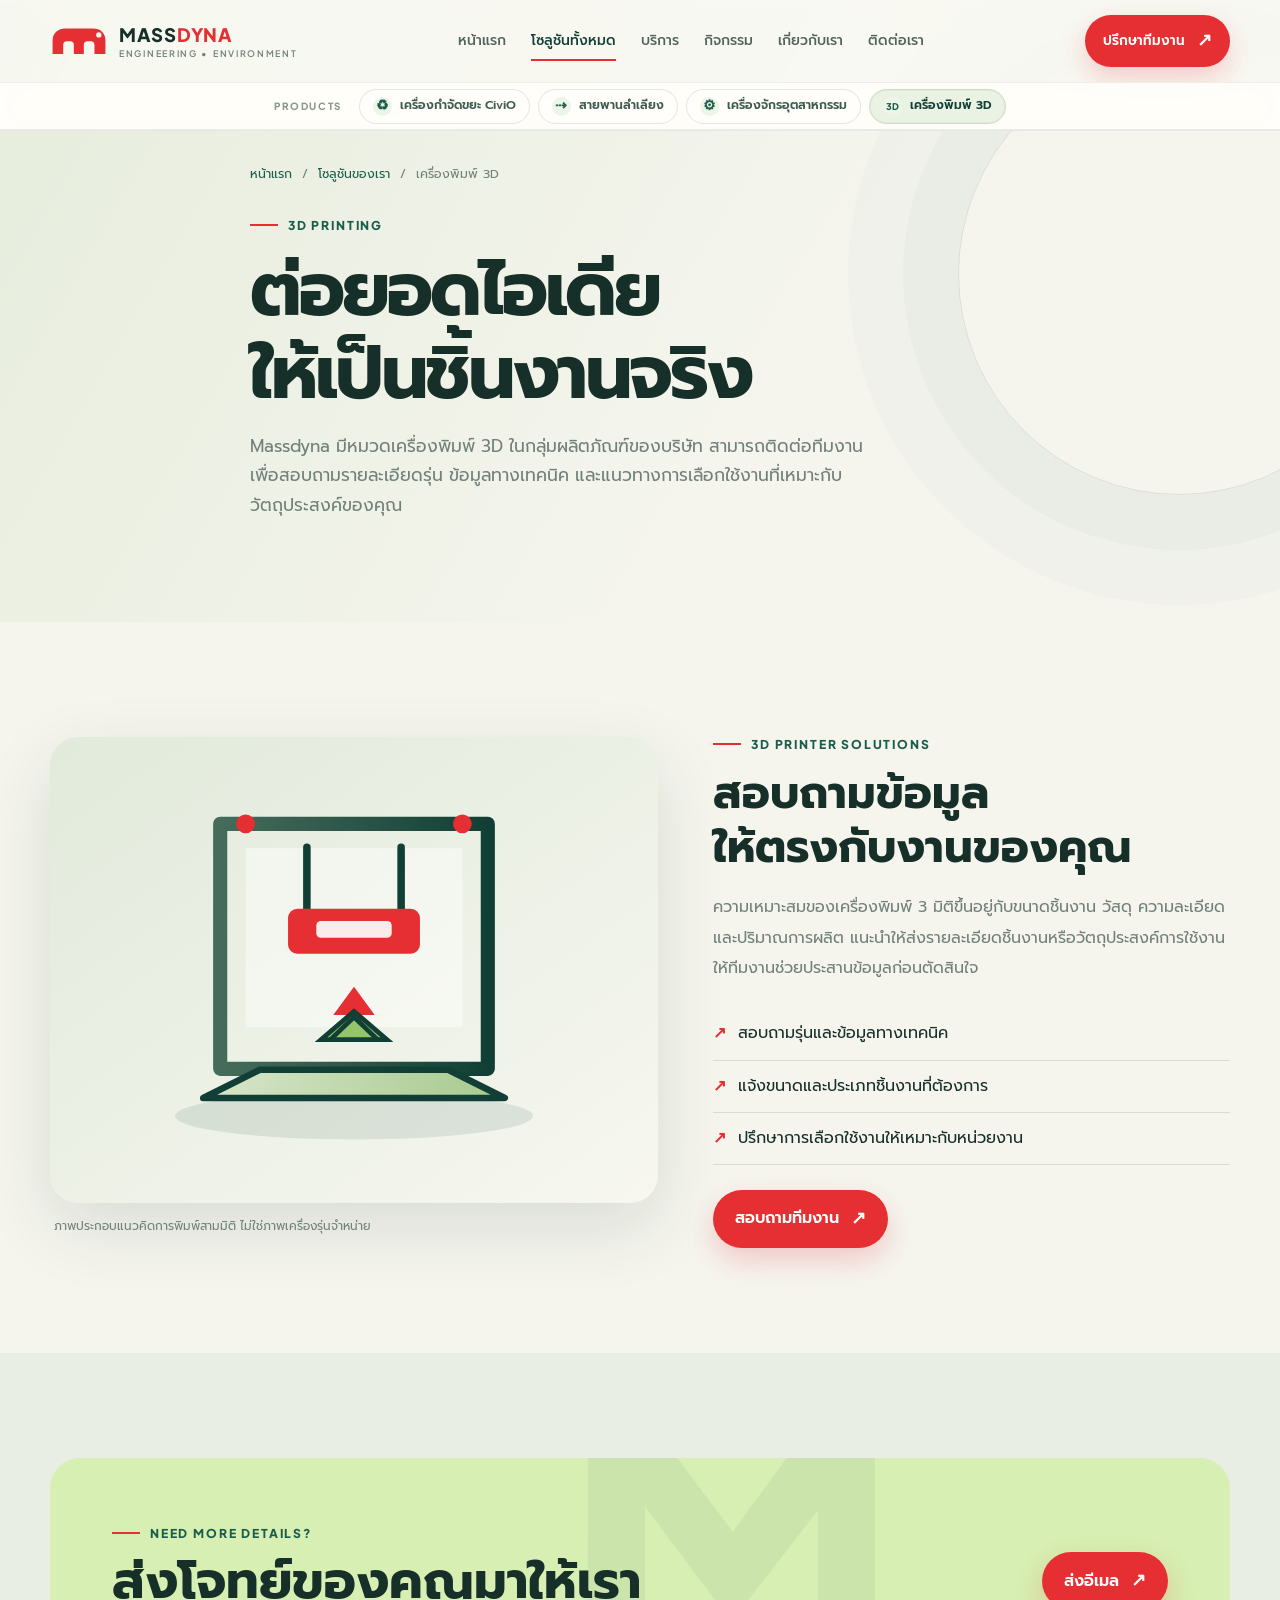
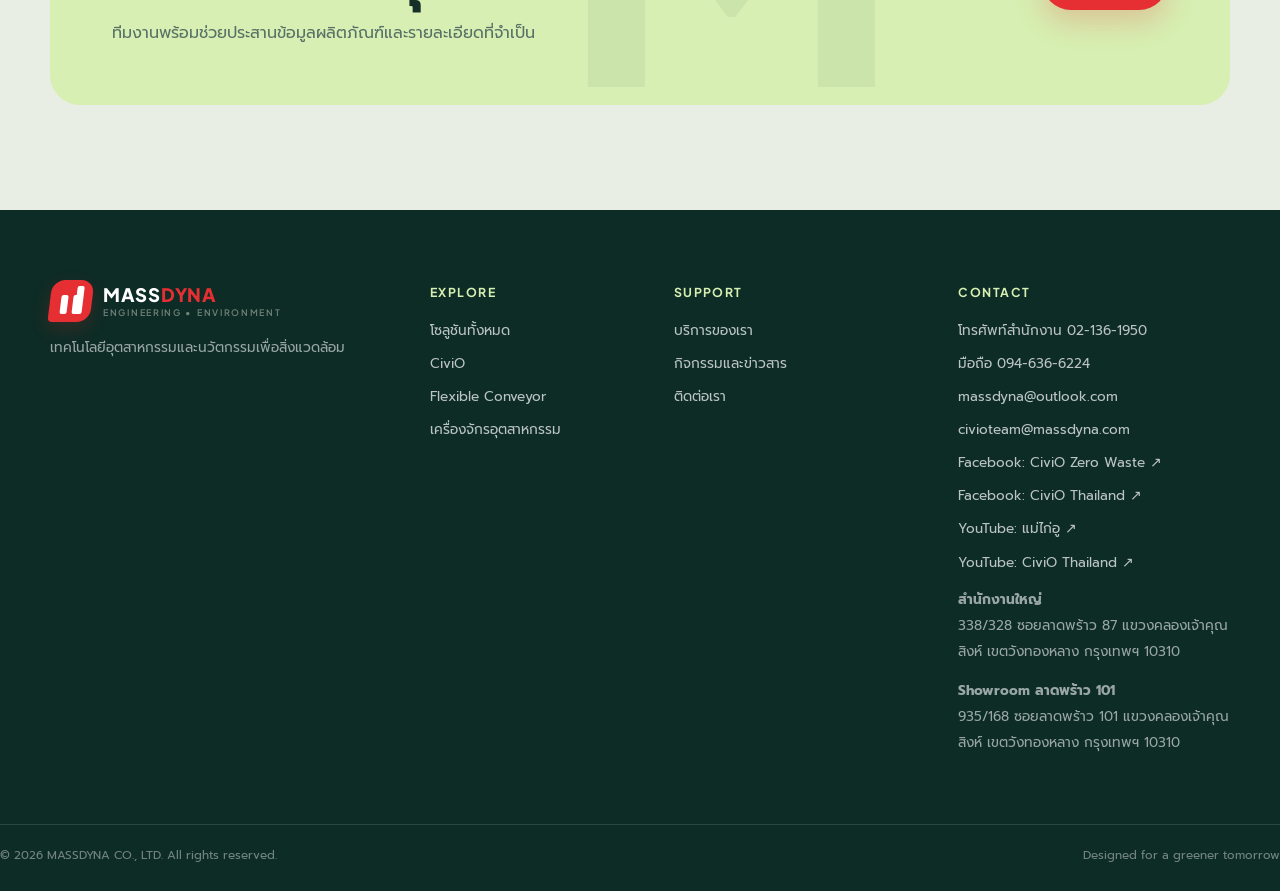
<file: 3d-printer.html>
<!doctype html><html lang="th"><head><meta charset="utf-8"><meta name="viewport" content="width=device-width, initial-scale=1"><meta name="theme-color" content="#123f35"><meta name="description" content="สอบถามข้อมูลเครื่องพิมพ์ 3D จาก Massdyna"><title>เครื่องพิมพ์ 3D | MASSDYNA CO., LTD.</title><link rel="stylesheet" href="assets/css/style.css"><link rel="icon" type="image/svg+xml" href="assets/images/massdyna-mark.svg"></head><body><div class="progress"><span></span></div><header class="site-header">
  <div class="container header-inner">
    <a class="brand" href="index.html" aria-label="Massdyna หน้าแรก">
      <img class="brand-logo" src="assets/images/massdyna-mark.svg" alt="" width="58" height="36">
      <span><span class="brand-name">MASS<span>DYNA</span></span><span class="brand-sub">ENGINEERING • ENVIRONMENT</span></span>
    </a>
    <nav class="main-nav" aria-label="เมนูหลัก">
      <a href="index.html">หน้าแรก</a>
      <a href="solutions.html" class="active">โซลูชันทั้งหมด</a>
      <a href="services.html">บริการ</a>
      <a href="activities.html">กิจกรรม</a>
      <a href="about.html">เกี่ยวกับเรา</a>
      <a href="contact.html">ติดต่อเรา</a>
    </nav>
    <a class="btn btn-primary nav-cta" href="contact.html">ปรึกษาทีมงาน <span class="arrow">↗</span></a>
    <button class="menu-toggle" aria-label="เปิดเมนู" aria-expanded="false">&#9776;</button>
  </div>
  <div class="product-shortcut-bar">
    <div class="container product-shortcut-inner">
      <span class="product-shortcut-label">PRODUCTS</span>
      <nav class="product-shortcuts" aria-label="ทางลัดผลิตภัณฑ์">
        <a href="civio.html"><span class="shortcut-icon" aria-hidden="true">♻</span>เครื่องกำจัดขยะ CiviO</a>
        <a href="conveyor.html"><span class="shortcut-icon" aria-hidden="true">⇢</span>สายพานลำเลียง</a>
        <a href="machinery.html"><span class="shortcut-icon" aria-hidden="true">⚙</span>เครื่องจักรอุตสาหกรรม</a>
        <a href="3d-printer.html" class="active"><span class="shortcut-icon shortcut-3d" aria-hidden="true">3D</span>เครื่องพิมพ์ 3D</a>
      </nav>
    </div>
  </div>
</header><main><section class="page-hero"><div class="container page-title"><div class="breadcrumb"><a href="index.html">หน้าแรก</a><span>/</span><a href="solutions.html">โซลูชันของเรา</a><span>/</span><span>เครื่องพิมพ์ 3D</span></div><span class="eyebrow">3D PRINTING</span><h1>ต่อยอดไอเดีย<br>ให้เป็นชิ้นงานจริง</h1><p>Massdyna มีหมวดเครื่องพิมพ์ 3D ในกลุ่มผลิตภัณฑ์ของบริษัท สามารถติดต่อทีมงานเพื่อสอบถามรายละเอียดรุ่น ข้อมูลทางเทคนิค และแนวทางการเลือกใช้งานที่เหมาะกับวัตถุประสงค์ของคุณ</p></div></section><section class="section"><div class="container detail-layout"><div class="reveal"><div style="min-height:410px;display:grid;place-items:center;background:linear-gradient(145deg,#e1eadb,#f7f7f0);border-radius:28px;padding:35px;box-shadow:var(--shadow)"><svg viewBox="0 0 520 420" role="img" aria-label="ภาพประกอบแนวคิดเครื่องพิมพ์สามมิติ" style="width:100%;max-width:490px"><defs><linearGradient id="frame" x1="0" x2="1"><stop stop-color="#456c5b"/><stop offset="1" stop-color="#123f35"/></linearGradient><linearGradient id="bed" x1="0" x2="1"><stop stop-color="#d8e6cb"/><stop offset="1" stop-color="#a7c98e"/></linearGradient></defs><ellipse cx="260" cy="365" rx="190" ry="25" fill="#123f35" opacity=".1"/><path d="M118 55h284v260H118z" fill="none" stroke="url(#frame)" stroke-width="15" stroke-linejoin="round"/><path d="M145 81h230v190H145z" fill="#fff" opacity=".42"/><path d="M160 316h200l60 30H100z" fill="url(#bed)" stroke="#123f35" stroke-width="7" stroke-linejoin="round"/><path d="M210 80v90m100-90v90" stroke="#123f35" stroke-width="8" stroke-linecap="round"/><rect x="190" y="145" width="140" height="48" rx="10" fill="#e52f32"/><rect x="220" y="158" width="80" height="18" rx="5" fill="#fff" opacity=".9"/><path d="M260 193v35l-22 30h44l-22-30" fill="#e52f32"/><path d="M225 284h70l-35-30z" fill="#94c56b" stroke="#123f35" stroke-width="5"/><path d="M235 284l25-24 25 24" fill="none" stroke="#123f35" stroke-width="5"/><circle cx="145" cy="55" r="10" fill="#e52f32"/><circle cx="375" cy="55" r="10" fill="#e52f32"/></svg></div><p style="margin:12px 4px 0;color:var(--muted);font-size:.75rem">ภาพประกอบแนวคิดการพิมพ์สามมิติ ไม่ใช่ภาพเครื่องรุ่นจำหน่าย</p></div><div class="reveal delay-1"><span class="eyebrow">3D PRINTER SOLUTIONS</span><h2>สอบถามข้อมูล<br>ให้ตรงกับงานของคุณ</h2><p>ความเหมาะสมของเครื่องพิมพ์ 3 มิติขึ้นอยู่กับขนาดชิ้นงาน วัสดุ ความละเอียด และปริมาณการผลิต แนะนำให้ส่งรายละเอียดชิ้นงานหรือวัตถุประสงค์การใช้งานให้ทีมงานช่วยประสานข้อมูลก่อนตัดสินใจ</p><ul class="feature-list"><li>สอบถามรุ่นและข้อมูลทางเทคนิค</li><li>แจ้งขนาดและประเภทชิ้นงานที่ต้องการ</li><li>ปรึกษาการเลือกใช้งานให้เหมาะกับหน่วยงาน</li></ul><a class="btn btn-primary" href="contact.html">สอบถามทีมงาน <span class="arrow">↗</span></a></div></div></section><section class="section" style="background:#e9eee4"><div class="container"><div class="cta-panel reveal"><div><span class="eyebrow">NEED MORE DETAILS?</span><h2>ส่งโจทย์ของคุณมาให้เรา</h2><p>ทีมงานพร้อมช่วยประสานข้อมูลผลิตภัณฑ์และรายละเอียดที่จำเป็น</p></div><a class="btn btn-primary" href="mailto:massdyna@outlook.com?subject=สอบถามเครื่องพิมพ์%203D">ส่งอีเมล <span class="arrow">↗</span></a></div></div></section></main><footer class="site-footer"><div class="container"><div class="footer-grid"><div class="footer-brand"><a class="brand" href="index.html"><span class="brand-mark"></span><span><span class="brand-name">MASS<span>DYNA</span></span><span class="brand-sub">ENGINEERING • ENVIRONMENT</span></span></a><p>เทคโนโลยีอุตสาหกรรมและนวัตกรรมเพื่อสิ่งแวดล้อม</p></div><div class="footer-col"><h4>Explore</h4><a href="solutions.html">โซลูชันทั้งหมด</a><a href="civio.html">CiviO</a><a href="conveyor.html">Flexible Conveyor</a><a href="machinery.html">เครื่องจักรอุตสาหกรรม</a></div><div class="footer-col"><h4>Support</h4><a href="services.html">บริการของเรา</a><a href="activities.html">กิจกรรมและข่าวสาร</a><a href="contact.html">ติดต่อเรา</a></div><div class="footer-col"><h4>Contact</h4>
<a href="tel:021361950">โทรศัพท์สำนักงาน 02-136-1950</a>
<a href="tel:0946366224">มือถือ 094-636-6224</a>
<a href="mailto:massdyna@outlook.com">massdyna@outlook.com</a>
<a href="mailto:civioteam@massdyna.com">civioteam@massdyna.com</a>
<a href="https://www.facebook.com/civiozerowaste" target="_blank" rel="noopener">Facebook: CiviO Zero Waste ↗</a>
<a href="https://www.facebook.com/civiothailand" target="_blank" rel="noopener">Facebook: CiviO Thailand ↗</a>
<a href="https://www.youtube.com/@Maekaiaoo" target="_blank" rel="noopener">YouTube: แม่ไก่อู ↗</a>
<a href="https://www.youtube.com/@civiothailand9654" target="_blank" rel="noopener">YouTube: CiviO Thailand ↗</a>
<p><strong>สำนักงานใหญ่</strong><br>338/328 ซอยลาดพร้าว 87 แขวงคลองเจ้าคุณสิงห์ เขตวังทองหลาง กรุงเทพฯ 10310</p>
<p><strong>Showroom ลาดพร้าว 101</strong><br>935/168 ซอยลาดพร้าว 101 แขวงคลองเจ้าคุณสิงห์ เขตวังทองหลาง กรุงเทพฯ 10310</p>
</div></div></div><div class="footer-bottom"><span>© 2026 MASSDYNA CO., LTD. All rights reserved.</span><span>Designed for a greener tomorrow</span></div></div></footer><script src="assets/js/main.js"></script></body></html>
</file>
<file: assets/css/style.css>
@import url('https://fonts.googleapis.com/css2?family=Prompt:wght@300;400;500;600;700;800&family=Plus+Jakarta+Sans:wght@400;500;600;700;800&display=swap');
:root{--ink:#172f29;--forest:#123f35;--forest-2:#1c5c4b;--leaf:#94c56b;--lime:#d7efb2;--cream:#f5f5ee;--paper:#fffefa;--muted:#71817a;--line:rgba(23,47,41,.12);--red:#e52f32;--shadow:0 24px 70px rgba(15,46,37,.12);--radius:24px;--container:1180px}
*{box-sizing:border-box}html{scroll-behavior:smooth;scroll-padding-top:95px}body{margin:0;background:var(--cream);color:var(--ink);font-family:'Prompt',Tahoma,sans-serif;font-size:16px;line-height:1.7}body.menu-open{overflow:hidden}a{color:inherit;text-decoration:none}img{display:block;max-width:100%}button{font:inherit}.container{width:min(var(--container),calc(100% - 48px));margin-inline:auto}.eyebrow{display:inline-flex;align-items:center;gap:10px;color:var(--forest-2);font-family:'Plus Jakarta Sans','Prompt',sans-serif;font-size:.76rem;font-weight:800;letter-spacing:.15em;text-transform:uppercase}.eyebrow:before{content:'';display:inline-block;width:28px;height:2px;background:var(--red)}.section{padding:105px 0}.section-head{max-width:720px;margin-bottom:38px}.section-head h2,.page-title h1{margin:13px 0 14px;font-size:clamp(2.2rem,4.5vw,4.2rem);line-height:1.12;letter-spacing:-.04em}.section-head p,.lead{color:var(--muted);font-size:1.04rem}.btn{display:inline-flex;align-items:center;justify-content:center;gap:12px;padding:13px 21px;border:1px solid transparent;border-radius:999px;font-weight:600;transition:transform .3s,background .3s,color .3s,box-shadow .3s;cursor:pointer}.btn:hover{transform:translateY(-3px)}.btn-primary{background:var(--red);color:white;box-shadow:0 12px 28px rgba(229,47,50,.22)}.btn-primary:hover{background:#c92126}.btn-dark{background:var(--forest);color:white}.btn-dark:hover{background:var(--forest-2)}.btn-outline{border-color:rgba(255,255,255,.48);color:white;background:transparent}.btn-outline:hover{background:white;color:var(--forest)}.btn-light{border-color:var(--line);background:white;color:var(--forest)}.btn .arrow{font-size:1.1rem;transition:transform .3s}.btn:hover .arrow{transform:translateX(4px)}
/* header */
.site-header{position:fixed;z-index:1000;inset:0 0 auto;background:rgba(249,249,243,.84);backdrop-filter:blur(18px);border-bottom:1px solid rgba(20,52,43,.08);transition:box-shadow .3s,background .3s}.site-header.scrolled{box-shadow:0 8px 28px rgba(20,52,43,.08);background:rgba(249,249,243,.96)}.header-inner{height:82px;display:flex;align-items:center;justify-content:space-between;gap:28px}.brand{display:flex;align-items:center;gap:11px;min-width:190px}.brand-mark{width:42px;height:42px;position:relative;display:grid;place-items:center;background:var(--red);border-radius:13px 13px 13px 4px;transform:skew(-7deg);box-shadow:0 7px 18px rgba(229,47,50,.18)}.brand-mark:before,.brand-mark:after{content:'';position:absolute;background:white;border-radius:2px}.brand-mark:before{width:7px;height:19px;left:11px;bottom:8px;box-shadow:12px 0 0 white}.brand-mark:after{width:7px;height:28px;right:9px;bottom:8px}.brand-name{font:800 1.16rem 'Plus Jakarta Sans',sans-serif;letter-spacing:.04em}.brand-name span{color:var(--red)}.brand-sub{display:block;font:600 .56rem 'Plus Jakarta Sans',sans-serif;color:var(--muted);letter-spacing:.19em;margin-top:-4px}.main-nav{display:flex;align-items:center;gap:25px}.main-nav a{position:relative;color:#52635c;font-size:.87rem;font-weight:500;padding:29px 0;white-space:nowrap}.main-nav a:after{content:'';position:absolute;left:0;right:100%;bottom:21px;height:2px;background:var(--red);transition:right .25s}.main-nav a:hover,.main-nav a.active{color:var(--forest)}.main-nav a:hover:after,.main-nav a.active:after{right:0}.nav-cta{font-size:.84rem;padding:10px 17px}.menu-toggle{display:none;width:45px;height:45px;border:1px solid var(--line);background:white;border-radius:50%;color:var(--forest);font-size:1.35rem;cursor:pointer}.progress{height:3px;background:transparent}.progress span{display:block;height:100%;width:0;background:var(--red)}
/* hero */
.hero{min-height:760px;position:relative;display:flex;align-items:center;overflow:hidden;padding:145px 0 100px;background:var(--forest);color:white}.hero:before{content:'';position:absolute;inset:0;background:linear-gradient(90deg,rgba(7,34,28,.88) 0%,rgba(7,34,28,.72) 47%,rgba(7,34,28,.22) 100%),url('https://massdyna.com/wp-content/themes/redwhite-editable/assets/images/about-service.jpg') center/cover;transform:scale(1.04);animation:heroZoom 18s ease-in-out infinite alternate}.hero:after{content:'';position:absolute;width:650px;height:650px;border:1px solid rgba(255,255,255,.12);border-radius:50%;right:-180px;top:90px;box-shadow:0 0 0 75px rgba(255,255,255,.035),0 0 0 150px rgba(255,255,255,.025)}.hero-content{position:relative;z-index:2;max-width:720px}.hero .eyebrow{color:#d4edbf}.hero h1{max-width:800px;margin:20px 0 24px;font-size:clamp(3rem,7vw,6.35rem);line-height:1.03;letter-spacing:-.055em;font-weight:700}.hero h1 em{font-style:normal;color:var(--lime)}.hero-copy{max-width:610px;color:rgba(255,255,255,.78);font-size:1.1rem;line-height:1.9}.hero-actions{display:flex;flex-wrap:wrap;gap:13px;margin-top:33px}.hero-foot{display:flex;align-items:center;gap:18px;margin-top:75px;color:rgba(255,255,255,.68);font:600 .7rem 'Plus Jakarta Sans',sans-serif;letter-spacing:.14em;text-transform:uppercase}.hero-foot:before{content:'';width:58px;height:1px;background:var(--leaf)}.hero-stamp{position:absolute;z-index:3;right:max(5vw,calc((100vw - var(--container))/2));bottom:90px;width:170px;height:170px;border:1px solid rgba(255,255,255,.5);border-radius:50%;display:grid;place-items:center;text-align:center;color:white;font-size:.8rem;line-height:1.45;transform:rotate(-13deg);backdrop-filter:blur(5px)}.hero-stamp strong{display:block;color:var(--lime);font:800 1.7rem 'Plus Jakarta Sans',sans-serif}.hero-stamp:before{content:'';position:absolute;inset:10px;border:1px dashed rgba(255,255,255,.35);border-radius:50%}.scroll-cue{position:absolute;bottom:24px;left:50%;z-index:4;color:rgba(255,255,255,.65);font-size:.68rem;letter-spacing:.18em;transform:translateX(-50%)}.scroll-cue:after{content:'';display:block;width:1px;height:30px;background:var(--lime);margin:8px auto 0;animation:scrollLine 1.7s infinite}
/* tick strip */
.marquee{overflow:hidden;background:var(--lime);color:var(--forest);padding:17px 0}.marquee-track{display:flex;width:max-content;gap:38px;animation:marquee 30s linear infinite;font:800 .78rem 'Plus Jakarta Sans','Prompt',sans-serif;letter-spacing:.14em}.marquee-track span{display:flex;gap:38px;align-items:center}.marquee-track i{font-style:normal;color:var(--red);font-size:1.15rem}
/* cards */
.grid{display:grid;gap:22px}.solutions-grid{grid-template-columns:repeat(4,1fr)}.solution-card{position:relative;min-height:420px;overflow:hidden;border-radius:var(--radius);background:#e5eae0;box-shadow:0 12px 32px rgba(12,45,35,.05);transition:transform .45s,box-shadow .45s}.solution-card:hover{transform:translateY(-9px);box-shadow:var(--shadow)}.solution-card img{width:100%;height:215px;object-fit:cover;transition:transform .75s}.solution-card:hover img{transform:scale(1.07)}.solution-card .card-body{padding:25px 24px 28px}.card-index{display:inline-flex;align-items:center;gap:8px;color:var(--red);font:800 .68rem 'Plus Jakarta Sans',sans-serif;letter-spacing:.12em}.card-index:before{content:'';width:20px;height:1px;background:var(--red)}.solution-card h3{font-size:1.23rem;margin:10px 0 9px;line-height:1.35}.solution-card p{margin:0 0 18px;color:var(--muted);font-size:.9rem}.text-link{display:inline-flex;gap:9px;align-items:center;color:var(--forest-2);font-weight:600;font-size:.88rem}.text-link span{transition:transform .25s}.text-link:hover span{transform:translateX(4px)}
/* about split */
.split{display:grid;grid-template-columns:1.02fr .98fr;gap:70px;align-items:center}.image-stack{position:relative;min-height:520px}.image-stack .main-img{position:absolute;inset:0 54px 50px 0;width:calc(100% - 54px);height:calc(100% - 50px);object-fit:cover;border-radius:28px}.image-stack .small-img{position:absolute;right:0;bottom:0;width:52%;height:235px;object-fit:cover;border:10px solid var(--cream);border-radius:25px}.image-tag{position:absolute;left:24px;bottom:77px;padding:14px 18px;border-radius:15px;background:var(--lime);color:var(--forest);font-size:.77rem;font-weight:600;box-shadow:var(--shadow)}.about-copy h2{font-size:clamp(2.2rem,4vw,3.65rem);line-height:1.12;letter-spacing:-.045em;margin:15px 0 22px}.about-copy p{color:var(--muted);line-height:1.9}.fact-row{display:grid;grid-template-columns:repeat(2,1fr);gap:14px;margin:28px 0}.fact{padding:17px 19px;background:rgba(255,255,255,.68);border:1px solid var(--line);border-radius:16px}.fact strong{display:block;color:var(--forest);font-size:1.45rem}.fact small{color:var(--muted);font-size:.79rem}
/* service strip */
.service-band{background:var(--forest);color:white;position:relative;overflow:hidden}.service-band:before{content:'';position:absolute;width:500px;height:500px;border:1px solid rgba(255,255,255,.09);border-radius:50%;right:-170px;top:-200px;box-shadow:0 0 0 60px rgba(255,255,255,.025),0 0 0 120px rgba(255,255,255,.02)}.service-band .eyebrow{color:var(--lime)}.service-band .section-head p{color:rgba(255,255,255,.66)}.service-grid{display:grid;grid-template-columns:repeat(4,1fr);gap:1px;background:rgba(255,255,255,.15);border:1px solid rgba(255,255,255,.15);border-radius:20px;overflow:hidden;position:relative}.service-item{padding:30px 25px;background:var(--forest);transition:background .3s}.service-item:hover{background:#1c5144}.service-item .number{font:800 .72rem 'Plus Jakarta Sans',sans-serif;color:var(--leaf);letter-spacing:.15em}.service-item h3{margin:28px 0 10px;font-size:1.15rem}.service-item p{color:rgba(255,255,255,.63);font-size:.85rem;min-height:76px}.service-item a{color:var(--lime);font-size:.82rem;font-weight:600}
/* activity */
.activity-grid{grid-template-columns:repeat(3,1fr)}.activity-card{overflow:hidden;border-radius:21px;background:white;border:1px solid var(--line);transition:transform .4s,box-shadow .4s}.activity-card:hover{transform:translateY(-7px);box-shadow:var(--shadow)}.activity-card img{height:235px;width:100%;object-fit:cover;transition:transform .65s}.activity-card:hover img{transform:scale(1.05)}.activity-body{padding:23px}.activity-meta{color:var(--red);font:700 .68rem 'Plus Jakarta Sans','Prompt',sans-serif;letter-spacing:.08em;text-transform:uppercase}.activity-body h3{font-size:1.12rem;line-height:1.45;margin:10px 0}.activity-body p{color:var(--muted);font-size:.86rem;margin:0 0 18px}
/* CTA */
.cta-panel{background:var(--lime);border-radius:30px;padding:58px 62px;display:flex;align-items:center;justify-content:space-between;gap:28px;position:relative;overflow:hidden}.cta-panel:after{content:'M';position:absolute;right:28%;top:-105px;color:rgba(18,63,53,.06);font:800 23rem 'Plus Jakarta Sans',sans-serif;line-height:1}.cta-panel>*{position:relative;z-index:1}.cta-panel h2{font-size:clamp(2rem,4vw,3.5rem);line-height:1.1;margin:10px 0}.cta-panel p{color:#587066;max-width:560px;margin:0}.cta-panel .btn{flex-shrink:0}
/* footer */
.site-footer{background:#0d2c25;color:white;padding:70px 0 25px}.footer-grid{display:grid;grid-template-columns:1.25fr .75fr .9fr 1fr;gap:40px;padding-bottom:55px}.footer-brand .brand-name{color:white}.footer-brand p,.footer-col p{color:rgba(255,255,255,.58);font-size:.85rem;line-height:1.9}.footer-col h4{font:700 .77rem 'Plus Jakarta Sans','Prompt',sans-serif;letter-spacing:.12em;color:var(--lime);text-transform:uppercase;margin:4px 0 19px}.footer-col a{display:block;color:rgba(255,255,255,.72);font-size:.85rem;margin:10px 0;transition:color .2s}.footer-col a:hover{color:var(--lime)}.footer-bottom{display:flex;align-items:center;justify-content:space-between;gap:20px;padding-top:20px;border-top:1px solid rgba(255,255,255,.13);color:rgba(255,255,255,.42);font-size:.74rem}
/* inner page */
.page-hero{padding:160px 0 85px;background:linear-gradient(120deg,#e6eddc,#f5f5ee 62%);position:relative;overflow:hidden}.page-hero:after{content:'';position:absolute;width:440px;height:440px;border-radius:50%;border:1px solid rgba(18,63,53,.12);right:-120px;top:50px;box-shadow:0 0 0 55px rgba(18,63,53,.025),0 0 0 110px rgba(18,63,53,.02)}.page-title{position:relative;z-index:1;max-width:780px}.page-title h1{font-size:clamp(2.6rem,5.8vw,5rem)}.page-title p{max-width:620px;color:var(--muted);font-size:1.08rem}.breadcrumb{display:flex;gap:10px;color:var(--muted);font-size:.78rem;margin-bottom:24px}.breadcrumb a{color:var(--forest-2)}.detail-layout{display:grid;grid-template-columns:1fr .85fr;gap:55px;align-items:center}.detail-layout img{width:100%;height:480px;object-fit:cover;border-radius:28px;box-shadow:var(--shadow)}.detail-layout h2{font-size:clamp(2rem,3.5vw,3rem);line-height:1.2;margin:12px 0 18px}.detail-layout p{color:var(--muted);line-height:1.9}.feature-list{list-style:none;padding:0;margin:25px 0}.feature-list li{padding:12px 0;border-bottom:1px solid var(--line);display:flex;gap:12px}.feature-list li:before{content:'↗';color:var(--red);font-weight:700}.feature-panels{display:grid;grid-template-columns:repeat(3,1fr);gap:18px}.feature-panel{background:white;border:1px solid var(--line);padding:24px;border-radius:18px}.feature-panel h3{margin:0 0 8px;font-size:1.02rem}.feature-panel p{font-size:.85rem;color:var(--muted);margin:0}.timeline{display:grid;gap:0;max-width:850px}.timeline-item{display:grid;grid-template-columns:160px 1fr;gap:25px;padding:26px 0;border-bottom:1px solid var(--line)}.timeline-year{font:800 .86rem 'Plus Jakarta Sans',sans-serif;color:var(--red);letter-spacing:.1em}.timeline-item h3{margin:0 0 7px}.timeline-item p{margin:0;color:var(--muted);font-size:.9rem}
/* contact */
.contact-grid{display:grid;grid-template-columns:.8fr 1.2fr;gap:30px}.contact-card{padding:30px;background:white;border:1px solid var(--line);border-radius:22px}.contact-card h3{margin:0 0 20px}.contact-line{padding:15px 0;border-bottom:1px solid var(--line)}.contact-line:last-child{border:0}.contact-line small{display:block;color:var(--red);font-size:.73rem;font-weight:600}.contact-line a,.contact-line strong{font-weight:600}.map-frame{width:100%;height:420px;border:0;border-radius:22px;filter:saturate(.8)}.contact-pair{display:grid;grid-template-columns:1fr 1fr;gap:16px;margin-top:25px}.contact-mini{background:#eaf0e5;padding:22px;border-radius:18px}.contact-mini h4{margin:0 0 8px}.contact-mini p{margin:0;color:var(--muted);font-size:.86rem}
/* reveal / motion */
.reveal{opacity:0;transform:translateY(28px);transition:opacity .8s ease,transform .8s cubic-bezier(.2,.7,.2,1)}.reveal.in-view{opacity:1;transform:translateY(0)}.delay-1{transition-delay:.1s}.delay-2{transition-delay:.2s}.delay-3{transition-delay:.3s}.float{animation:float 6s ease-in-out infinite}.pulse-dot{display:inline-block;width:9px;height:9px;border-radius:50%;background:var(--leaf);box-shadow:0 0 0 7px rgba(148,197,107,.18);margin-right:8px}@keyframes heroZoom{from{transform:scale(1.02)}to{transform:scale(1.11)}}@keyframes scrollLine{0%,100%{transform:scaleY(.55);transform-origin:top;opacity:.4}50%{transform:scaleY(1);transform-origin:top;opacity:1}}@keyframes marquee{to{transform:translateX(-50%)}}@keyframes float{0%,100%{transform:translateY(0)}50%{transform:translateY(-12px)}}
@media(max-width:1050px){.main-nav{gap:15px}.main-nav a{font-size:.8rem}.solutions-grid{grid-template-columns:repeat(2,1fr)}.service-grid{grid-template-columns:repeat(2,1fr)}.footer-grid{grid-template-columns:repeat(2,1fr)}.hero-stamp{right:5%;bottom:55px}}
@media(max-width:760px){.container{width:min(100% - 34px,var(--container))}.section{padding:75px 0}.header-inner{height:72px}.menu-toggle{display:grid;place-items:center}.nav-cta{display:none}.main-nav{position:fixed;top:72px;left:0;right:0;bottom:0;padding:26px 28px;background:rgba(249,249,243,.98);backdrop-filter:blur(20px);display:flex;align-items:stretch;flex-direction:column;gap:0;transform:translateX(100%);transition:transform .35s}.main-nav.open{transform:translateX(0)}.main-nav a{font-size:1.12rem;padding:15px 0;border-bottom:1px solid var(--line)}.main-nav a:after{display:none}.hero{min-height:730px;padding:130px 0 100px}.hero h1{font-size:clamp(2.8rem,13vw,4.5rem)}.hero-copy{font-size:.98rem}.hero-stamp{width:125px;height:125px;right:25px;bottom:42px;font-size:.66rem}.hero-stamp strong{font-size:1.3rem}.hero-foot{margin-top:55px}.solutions-grid,.activity-grid{grid-template-columns:1fr}.solution-card{min-height:unset}.solution-card img{height:230px}.split,.detail-layout,.contact-grid{grid-template-columns:1fr;gap:35px}.image-stack{min-height:400px}.image-stack .main-img{inset:0 36px 38px 0;width:calc(100% - 36px);height:calc(100% - 38px)}.image-stack .small-img{height:180px}.service-grid{grid-template-columns:1fr}.service-item p{min-height:unset}.cta-panel{padding:38px 28px;align-items:flex-start;flex-direction:column}.cta-panel:after{right:-10%;top:-70px}.footer-grid{grid-template-columns:1fr 1fr;gap:27px}.footer-grid>div:first-child{grid-column:1/-1}.footer-bottom{align-items:flex-start;flex-direction:column}.page-hero{padding:130px 0 65px}.detail-layout img{height:320px}.feature-panels{grid-template-columns:1fr}.timeline-item{grid-template-columns:1fr;gap:6px}.contact-pair{grid-template-columns:1fr}.map-frame{height:330px}}
@media(prefers-reduced-motion:reduce){*,*:before,*:after{scroll-behavior:auto!important;animation-duration:.01ms!important;animation-iteration-count:1!important;transition-duration:.01ms!important}.reveal{opacity:1;transform:none}}


/* expanded homepage content: impact, partners and knowledge hub */
.impact-section{background:#123f35;color:#fff;position:relative;overflow:hidden}
.impact-section:before{content:"";position:absolute;width:560px;height:560px;border:1px solid rgba(255,255,255,.09);border-radius:50%;right:-170px;top:-210px;box-shadow:0 0 0 70px rgba(255,255,255,.025),0 0 0 140px rgba(255,255,255,.018)}
.impact-section .section-head,.impact-grid,.impact-note{position:relative;z-index:1}
.impact-section .eyebrow{color:#d7efb2}.impact-section .section-head p{color:rgba(255,255,255,.68)}
.impact-grid{display:grid;grid-template-columns:repeat(3,1fr);gap:20px}
.impact-card{padding:32px 30px 27px;border:1px solid rgba(255,255,255,.17);background:rgba(255,255,255,.055);border-radius:22px;backdrop-filter:blur(8px);transition:transform .35s,background .35s}
.impact-card:hover{transform:translateY(-7px);background:rgba(255,255,255,.1)}
.impact-symbol{display:block;color:#d7efb2;font:800 1.1rem 'Plus Jakarta Sans',sans-serif;letter-spacing:.12em}
.impact-value{display:block;margin:18px 0 6px;color:#fff;font:800 clamp(2rem,4vw,3.4rem) 'Plus Jakarta Sans','Prompt',sans-serif;line-height:1.05;letter-spacing:-.04em}
.impact-label{color:rgba(255,255,255,.73);font-size:.92rem}.impact-line{display:block;width:54px;height:3px;background:#e52f32;margin-top:25px;border-radius:4px}
.impact-note{margin:22px 0 0;color:rgba(255,255,255,.48);font-size:.72rem;line-height:1.7}
.partners-section{background:#f5f5ee}
.partner-count{display:flex;align-items:baseline;gap:12px;margin:-12px 0 25px;color:var(--muted)}
.partner-count strong{font:800 2.8rem 'Plus Jakarta Sans',sans-serif;color:var(--forest)}
.partner-count span{font-size:.9rem;font-weight:600}
.partner-grid{display:grid;grid-template-columns:repeat(8,minmax(0,1fr));gap:13px}
.partner-logo{height:100px;padding:15px;background:#fff;border:1px solid var(--line);border-radius:14px;display:flex;align-items:center;justify-content:center;transition:transform .3s,box-shadow .3s,border-color .3s}
.partner-logo:hover{transform:translateY(-4px);box-shadow:0 12px 28px rgba(15,46,37,.1);border-color:rgba(18,63,53,.25)}
.partner-logo img{max-width:100%;max-height:66px;width:auto;height:auto;object-fit:contain;filter:grayscale(35%);transition:filter .3s}
.partner-logo:hover img{filter:grayscale(0)}
.knowledge-section{background:#fffefa}
.knowledge-grid{grid-template-columns:repeat(3,1fr)}
.knowledge-card{overflow:hidden;border:1px solid var(--line);border-radius:22px;background:#fff;transition:transform .4s,box-shadow .4s}
.knowledge-card:hover{transform:translateY(-7px);box-shadow:var(--shadow)}
.knowledge-image{display:block;overflow:hidden;background:#e9eee4}
.knowledge-image img{width:100%;height:230px;object-fit:cover;transition:transform .65s}
.knowledge-card:hover .knowledge-image img{transform:scale(1.05)}
.knowledge-body{padding:24px}
.knowledge-tag{display:inline-block;color:var(--red);font:800 .68rem 'Plus Jakarta Sans',sans-serif;letter-spacing:.14em}
.knowledge-body h3{font-size:1.16rem;line-height:1.45;margin:10px 0}
.knowledge-body p{min-height:78px;color:var(--muted);font-size:.88rem;margin:0 0 19px}
.knowledge-foot{display:flex;align-items:center;justify-content:space-between;gap:20px;margin-top:32px;padding-top:24px;border-top:1px solid var(--line);color:var(--muted);font:700 .7rem 'Plus Jakarta Sans',sans-serif;letter-spacing:.12em}
/* activity archive pagination */
.activity-list-head{display:flex;align-items:flex-end;justify-content:space-between;gap:24px;margin-bottom:34px}
.activity-list-head h2{font-size:clamp(1.8rem,3vw,2.5rem);margin:10px 0 3px;line-height:1.2}
.activity-list-head p{margin:0;color:var(--muted);font-size:.88rem}
.btn-outline-dark{border-color:var(--line);color:var(--forest);background:#fff}
.btn-outline-dark:hover{background:var(--forest);color:#fff}
.activity-image-link{display:block;overflow:hidden;background:#e6eddc}
.activity-card .activity-image-link img{display:block;width:100%;height:235px;object-fit:cover}
.activity-card h3{min-height:3.2em}
.activity-pagination{display:flex;align-items:center;justify-content:center;gap:22px;margin:48px 0 0;padding-top:28px;border-top:1px solid var(--line)}
.page-numbers{display:flex;align-items:center;gap:8px}
.page-number{width:42px;height:42px;display:grid;place-items:center;border:1px solid var(--line);border-radius:50%;background:#fff;color:var(--forest);font:700 .88rem 'Plus Jakarta Sans',sans-serif;transition:all .25s}
.page-number:hover,.page-number.active{background:var(--forest);border-color:var(--forest);color:#fff}
.page-arrow{color:var(--forest-2);font-size:.85rem;font-weight:600}
.page-arrow.disabled{color:#aeb8b1}
@media(max-width:980px){.partner-grid{grid-template-columns:repeat(5,minmax(0,1fr))}.impact-value{font-size:2.45rem}}
@media(max-width:700px){.impact-grid,.knowledge-grid{grid-template-columns:1fr}.impact-card{padding:25px}.partner-grid{grid-template-columns:repeat(3,minmax(0,1fr));gap:9px}.partner-logo{height:82px;padding:11px}.partner-logo img{max-height:55px}.knowledge-image img{height:215px}.knowledge-foot,.activity-list-head{align-items:flex-start;flex-direction:column}.activity-pagination{gap:10px;flex-wrap:wrap}.page-number{width:37px;height:37px}.activity-card h3{min-height:0}}


/* MASSDYNA brand mark and direct product navigation */
.brand-logo{display:block;width:58px;height:38px;object-fit:contain;flex:0 0 auto}
.product-shortcut-bar{background:rgba(255,254,250,.96);border-top:1px solid rgba(23,47,41,.07);border-bottom:1px solid rgba(23,47,41,.09);backdrop-filter:blur(16px)}
.product-shortcut-inner{min-height:46px;display:flex;align-items:center;justify-content:center;gap:17px;overflow-x:auto;scrollbar-width:none}
.product-shortcut-inner::-webkit-scrollbar{display:none}
.product-shortcut-label{flex:0 0 auto;font:800 .62rem 'Plus Jakarta Sans','Prompt',sans-serif;letter-spacing:.16em;color:#8a9890}
.product-shortcuts{display:flex;align-items:center;justify-content:center;gap:8px;min-width:max-content}
.product-shortcuts a{display:inline-flex;align-items:center;gap:8px;padding:7px 13px;border:1px solid rgba(23,47,41,.11);border-radius:999px;background:#fffefa;color:#3d5b50;font-size:.76rem;font-weight:600;line-height:1.3;white-space:nowrap;transition:background .25s,color .25s,border-color .25s,transform .25s,box-shadow .25s}
.product-shortcuts a:hover{background:var(--forest);border-color:var(--forest);color:#fff;transform:translateY(-2px);box-shadow:0 7px 16px rgba(18,63,53,.13)}
.product-shortcuts a.active{background:#eaf2e4;border-color:#cdddc3;color:var(--forest);box-shadow:inset 0 0 0 1px rgba(18,63,53,.04)}
.shortcut-icon{display:inline-grid;place-items:center;width:19px;height:19px;border-radius:50%;background:#edf4e8;color:var(--forest-2);font-size:.88rem;line-height:1}
.shortcut-3d{font:800 .58rem 'Plus Jakarta Sans',sans-serif;letter-spacing:-.04em}
@media(max-width:1050px){.product-shortcut-inner{justify-content:flex-start;gap:11px}.product-shortcuts{justify-content:flex-start}.product-shortcuts a{padding:7px 11px;font-size:.72rem}.brand{min-width:170px}.brand-logo{width:52px;height:35px}}
@media(max-width:760px){.brand{min-width:0;gap:8px}.brand-logo{width:48px;height:33px}.product-shortcut-inner{width:100%;min-height:44px;padding:0 17px;gap:9px}.product-shortcut-label{font-size:.55rem}.product-shortcuts{gap:6px}.product-shortcuts a{font-size:.7rem;padding:7px 10px}.main-nav{top:116px}.main-nav.open{overflow-y:auto}.header-inner{height:72px}.product-shortcut-bar{height:44px}}
</file>
